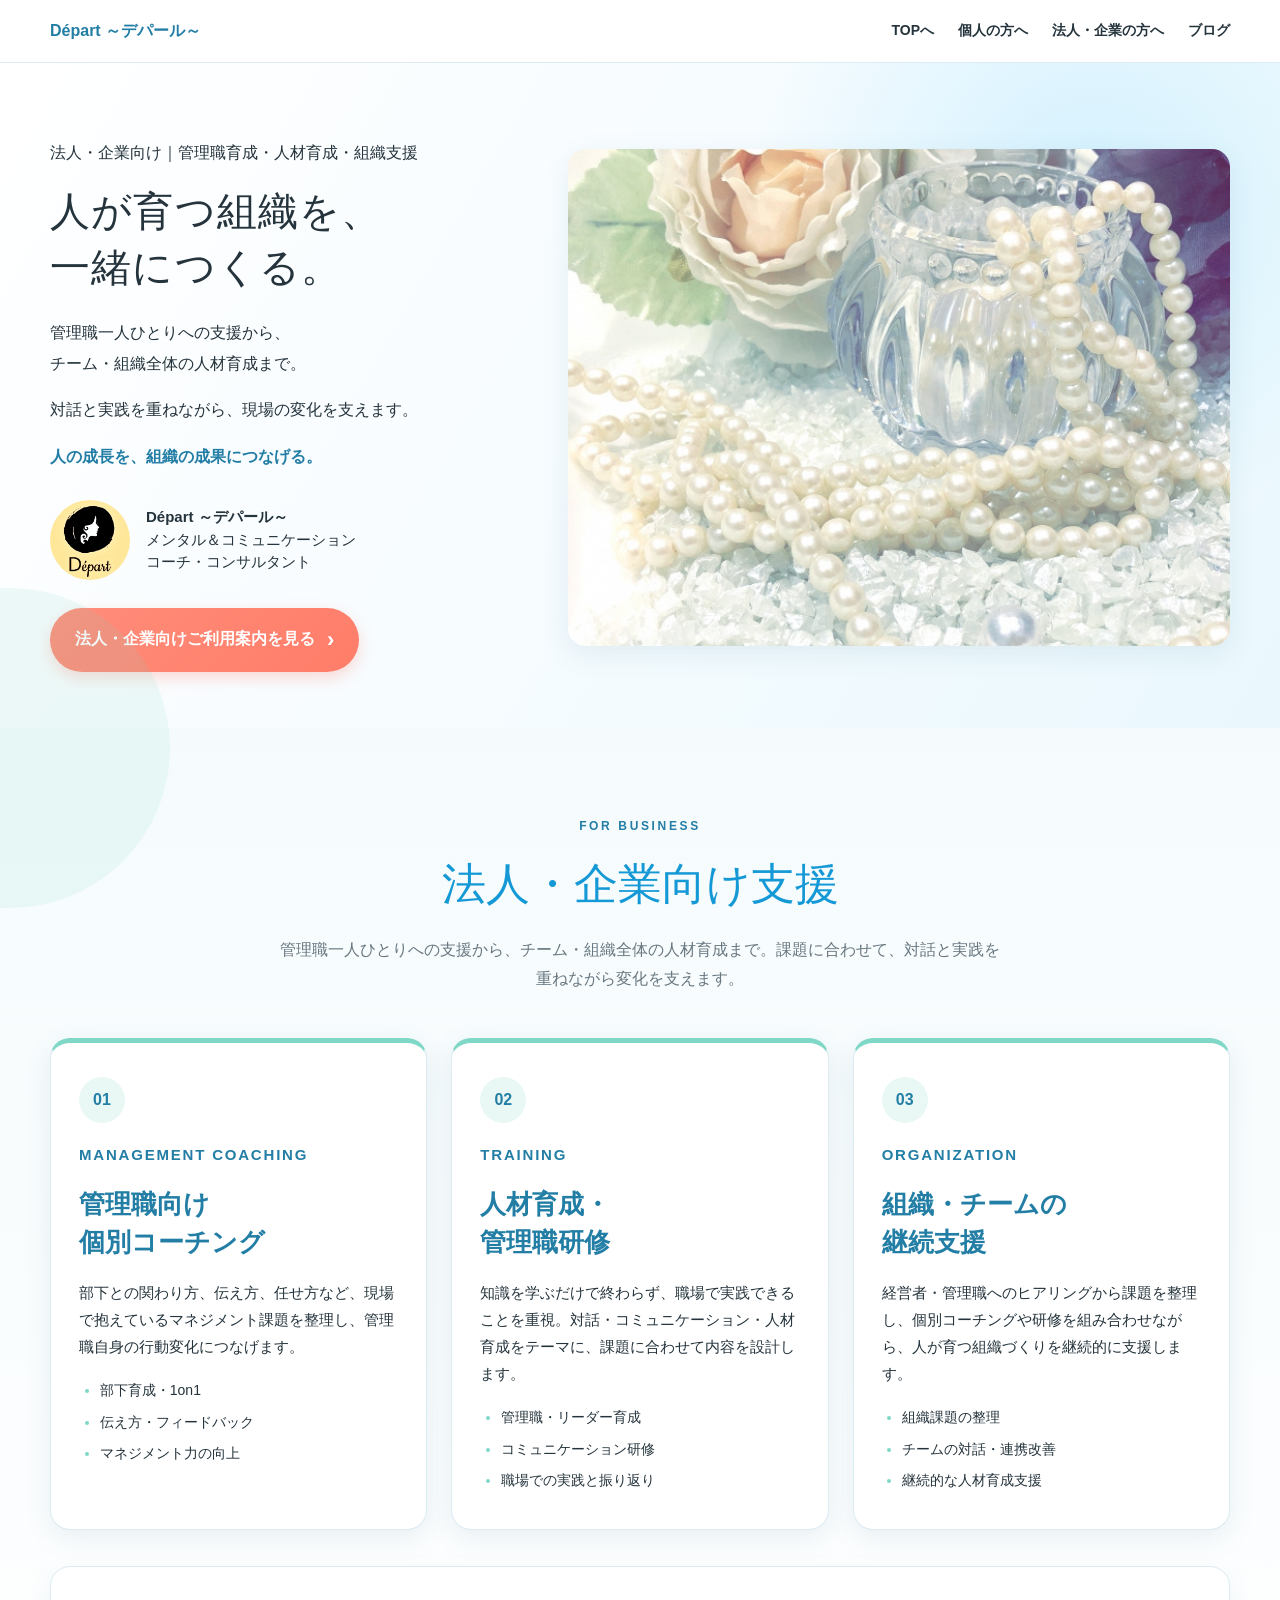
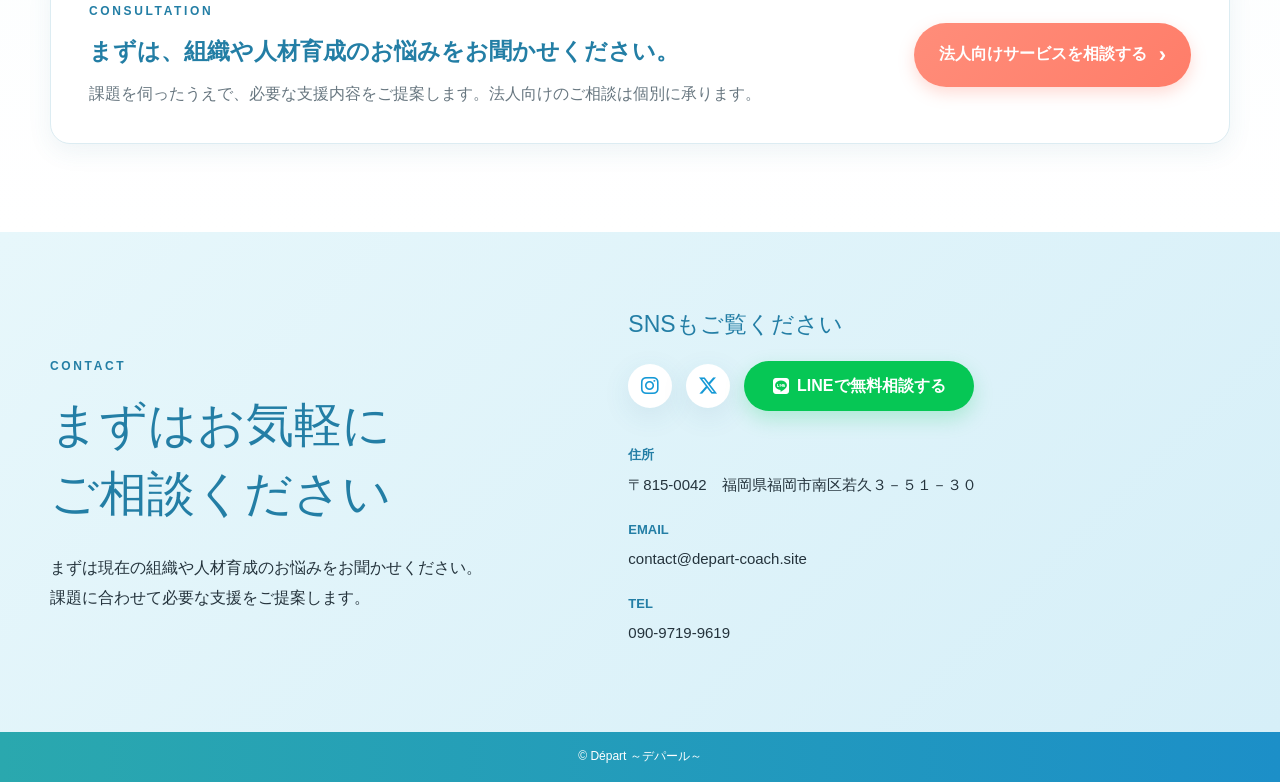
<file: business.html>
<!DOCTYPE html>

<html lang="ja">
<head>
<meta charset="utf-8"/>
<meta content="width=device-width, initial-scale=1" name="viewport"/>
<meta content="Départ（デパール）の法人・企業向け支援。管理職向け個別コーチング、人材育成・管理職研修、組織・チームの継続支援を提供します。" name="description"/>
<link href="https://cdnjs.cloudflare.com/ajax/libs/font-awesome/6.5.2/css/all.min.css" rel="stylesheet"/>
<!-- Google Search Console -->
<meta content="s4htrqj894TpsJbSk1auYl0SVP4myWhHnz7jZY2PolI" name="google-site-verification"/>
<title>法人・企業向けご利用案内｜Départ ～デパール～</title>
<!-- 正規URL -->
<link href="https://depart-coach.site/" rel="canonical"/>
<!-- OGP -->
<meta content="website" property="og:type"/>
<meta content="福岡を拠点に全国対応のコーチング・キャリア相談｜Départ（デパール）" property="og:title"/>
<meta content="福岡を拠点に全国対応でコーチング・キャリア相談を行うDépart（デパール）。自分らしい働き方や生き方を見つけ、強みや価値観を整理しながら、仕事・人間関係・キャリアの悩みをサポートします。" property="og:description"/>
<meta content="https://depart-coach.site/" property="og:url"/>
<meta content="Départ（デパール）" property="og:site_name"/>
<!--CSS-->
<link href="styles.css" rel="stylesheet"/>
<!-- Départ ビジネス情報 -->
<script type="application/ld+json">
      {
        "@context": "https://schema.org",
        "@type": "LocalBusiness",
        "name": "Départ（デパール）",
        "description": "福岡を拠点に全国対応で、自分らしい働き方や生き方を見つけるためのコーチング・キャリア相談を提供しています。",
        "url": "https://depart-coach.site/",
        "telephone": "+81-90-9719-9619",
        "address": {
          "@type": "PostalAddress",
          "postalCode": "815-0042",
          "addressRegion": "福岡県",
          "addressLocality": "福岡市南区",
          "streetAddress": "若久3-51-30",
          "addressCountry": "JP"
        },
        "areaServed": {
          "@type": "Country",
          "name": "日本"
        }
      }
    </script>
</head>
<body>
<nav aria-label="メインナビゲーション" class="site-main-nav"><div class="container"><a class="site-main-brand" href="index.html">Départ ～デパール～</a><div><a href="index.html">TOPへ</a><a href="personal.html">個人の方へ</a><a href="business.html">法人・企業の方へ</a><a href="blog/">ブログ</a></div></div></nav>
<header class="hero" id="top">
<div class="container hero-grid">
<div class="hero-copy">
<div class="hero-message">
<p class="hero-service">
              法人・企業向け｜管理職育成・人材育成・組織支援
            </p>
<h1>人が育つ組織を、<br/><span class="nowrap">一緒につくる。</span></h1>
<p class="hero-lead">管理職一人ひとりへの支援から、<br/>チーム・組織全体の人材育成まで。</p>
<p class="hero-text">対話と実践を重ねながら、現場の変化を支えます。</p>
<p class="hero-result">人の成長を、組織の成果につなげる。</p>
</div>
<div class="brand-row">
<img alt="Départ ロゴ" class="brand-logo" src="assets/depart.png"/>
<p>
<strong>Départ ～デパール～</strong><br/>メンタル＆コミュニケーション<br/>コーチ・コンサルタント
            </p>
</div>
<a class="btn" href="#business-support">法人・企業向けご利用案内を見る</a>
</div>
<img alt="パールと花のイメージ" class="hero-image" src="assets/hero.jpg"/>
</div>
</header>
<main>
<section class="business-support-section" id="business-support">
<div class="container">
<div class="section-heading business-support-heading">
<p class="section-label">FOR BUSINESS</p>
<h2>法人・企業向け支援</h2>
<p>
              管理職一人ひとりへの支援から、チーム・組織全体の人材育成まで。課題に合わせて、対話と実践を重ねながら変化を支えます。
            </p>
</div>
<div class="business-support-grid">
<article class="business-support-card">
<span class="business-support-number">01</span>
<p class="business-support-kicker">MANAGEMENT COACHING</p>
<h3>管理職向け<br/>個別コーチング</h3>
<p>
                部下との関わり方、伝え方、任せ方など、現場で抱えているマネジメント課題を整理し、管理職自身の行動変化につなげます。
              </p>
<ul>
<li>部下育成・1on1</li>
<li>伝え方・フィードバック</li>
<li>マネジメント力の向上</li>
</ul>
</article>
<article class="business-support-card">
<span class="business-support-number">02</span>
<p class="business-support-kicker">TRAINING</p>
<h3>人材育成・<br/>管理職研修</h3>
<p>
                知識を学ぶだけで終わらず、職場で実践できることを重視。対話・コミュニケーション・人材育成をテーマに、課題に合わせて内容を設計します。
              </p>
<ul>
<li>管理職・リーダー育成</li>
<li>コミュニケーション研修</li>
<li>職場での実践と振り返り</li>
</ul>
</article>
<article class="business-support-card">
<span class="business-support-number">03</span>
<p class="business-support-kicker">ORGANIZATION</p>
<h3>組織・チームの<br/>継続支援</h3>
<p>
                経営者・管理職へのヒアリングから課題を整理し、個別コーチングや研修を組み合わせながら、人が育つ組織づくりを継続的に支援します。
              </p>
<ul>
<li>組織課題の整理</li>
<li>チームの対話・連携改善</li>
<li>継続的な人材育成支援</li>
</ul>
</article>
</div>
<div class="business-support-cta">
<div>
<p class="section-label">CONSULTATION</p>
<h3>まずは、組織や人材育成のお悩みをお聞かせください。</h3>
<p>
                課題を伺ったうえで、必要な支援内容をご提案します。法人向けのご相談は個別に承ります。
              </p>
</div>
<a class="btn" href="mailto:contact@depart-coach.site?subject=法人向けサービスの相談">法人向けサービスを相談する</a>
</div>
</div>
</section>



<section class="contact coral-section" id="contact">
<div class="container contact-grid">
<div class="contact-copy">
<p class="section-label">CONTACT</p>
<h2>まずはお気軽に<br/>ご相談ください</h2>
<p class="contact-lead">
              まずは現在の組織や人材育成のお悩みをお聞かせください。<br/>課題に合わせて必要な支援をご提案します。
            </p>
</div>
<div class="contact-info">
<div>
<h3>SNSもご覧ください</h3>
<nav aria-label="SNSリンク" class="socials">
<a aria-label="Instagram" href="https://www.instagram.com/junko_nakagawa.coach/" rel="noopener noreferrer" target="_blank">
<i class="fa-brands fa-instagram"></i>
</a>
<a aria-label="X" href="https://x.com/@depart126" rel="noopener noreferrer" target="_blank">
<i class="fa-brands fa-x-twitter"></i>
</a>
<a aria-label="LINEで相談する" class="line-button" href="https://lin.ee/tN21WUZ" rel="noopener noreferrer" target="_blank">
<i class="fa-brands fa-line"></i>
                  LINEで無料相談する
                </a>
</nav>
</div>
<dl>
<div>
<dt>住所</dt>
<dd>〒815-0042　福岡県福岡市南区若久３－５１－３０</dd>
</div>
<div>
<dt>EMAIL</dt>
<dd>
<a href="mailto:contact@depart-coach.site">contact@depart-coach.site</a>
</dd>
</div>
<div>
<dt>TEL</dt>
<dd><a href="tel:090-9719-9619">090-9719-9619</a></dd>
</div>
</dl>
</div>
</div>
</section>
</main>
<footer class="footer">
<div class="container">© Départ ～デパール～</div>
</footer>
<script>
      // ブラウザによるスクロール位置の復元を無効化
      if ("scrollRestoration" in history) {
        history.scrollRestoration = "manual";
      }

      function resetScrollPosition() {
        // #contact などが付いていない通常アクセスなら最上部へ
        if (!window.location.hash) {
          window.scrollTo(0, 0);
        }
      }

      // 通常読み込み
      window.addEventListener("load", resetScrollPosition);

      // Chromeのキャッシュ復元にも対応
      window.addEventListener("pageshow", function () {
        if (!window.location.hash) {
          setTimeout(function () {
            window.scrollTo(0, 0);
          }, 0);
        }
      });
    </script>
<script src="js/blog-latest.js"></script>
<!-- TOPへ戻るボタン -->
<button aria-label="ページの先頭へ戻る" class="back-to-top" id="backToTop">
<i class="fa-solid fa-arrow-up"></i>
<span>TOP</span>
</button>
<script>
      const backToTop = document.getElementById("backToTop");

      // 少しスクロールしたらボタンを表示
      window.addEventListener("scroll", function () {
        if (window.scrollY > 300) {
          backToTop.classList.add("show");
        } else {
          backToTop.classList.remove("show");
        }
      });

      // クリックでページ最上部へ
      backToTop.addEventListener("click", function () {
        window.scrollTo({
          top: 0,
          behavior: "smooth",
        });
      });
    </script>
</body>
</html>
</file>
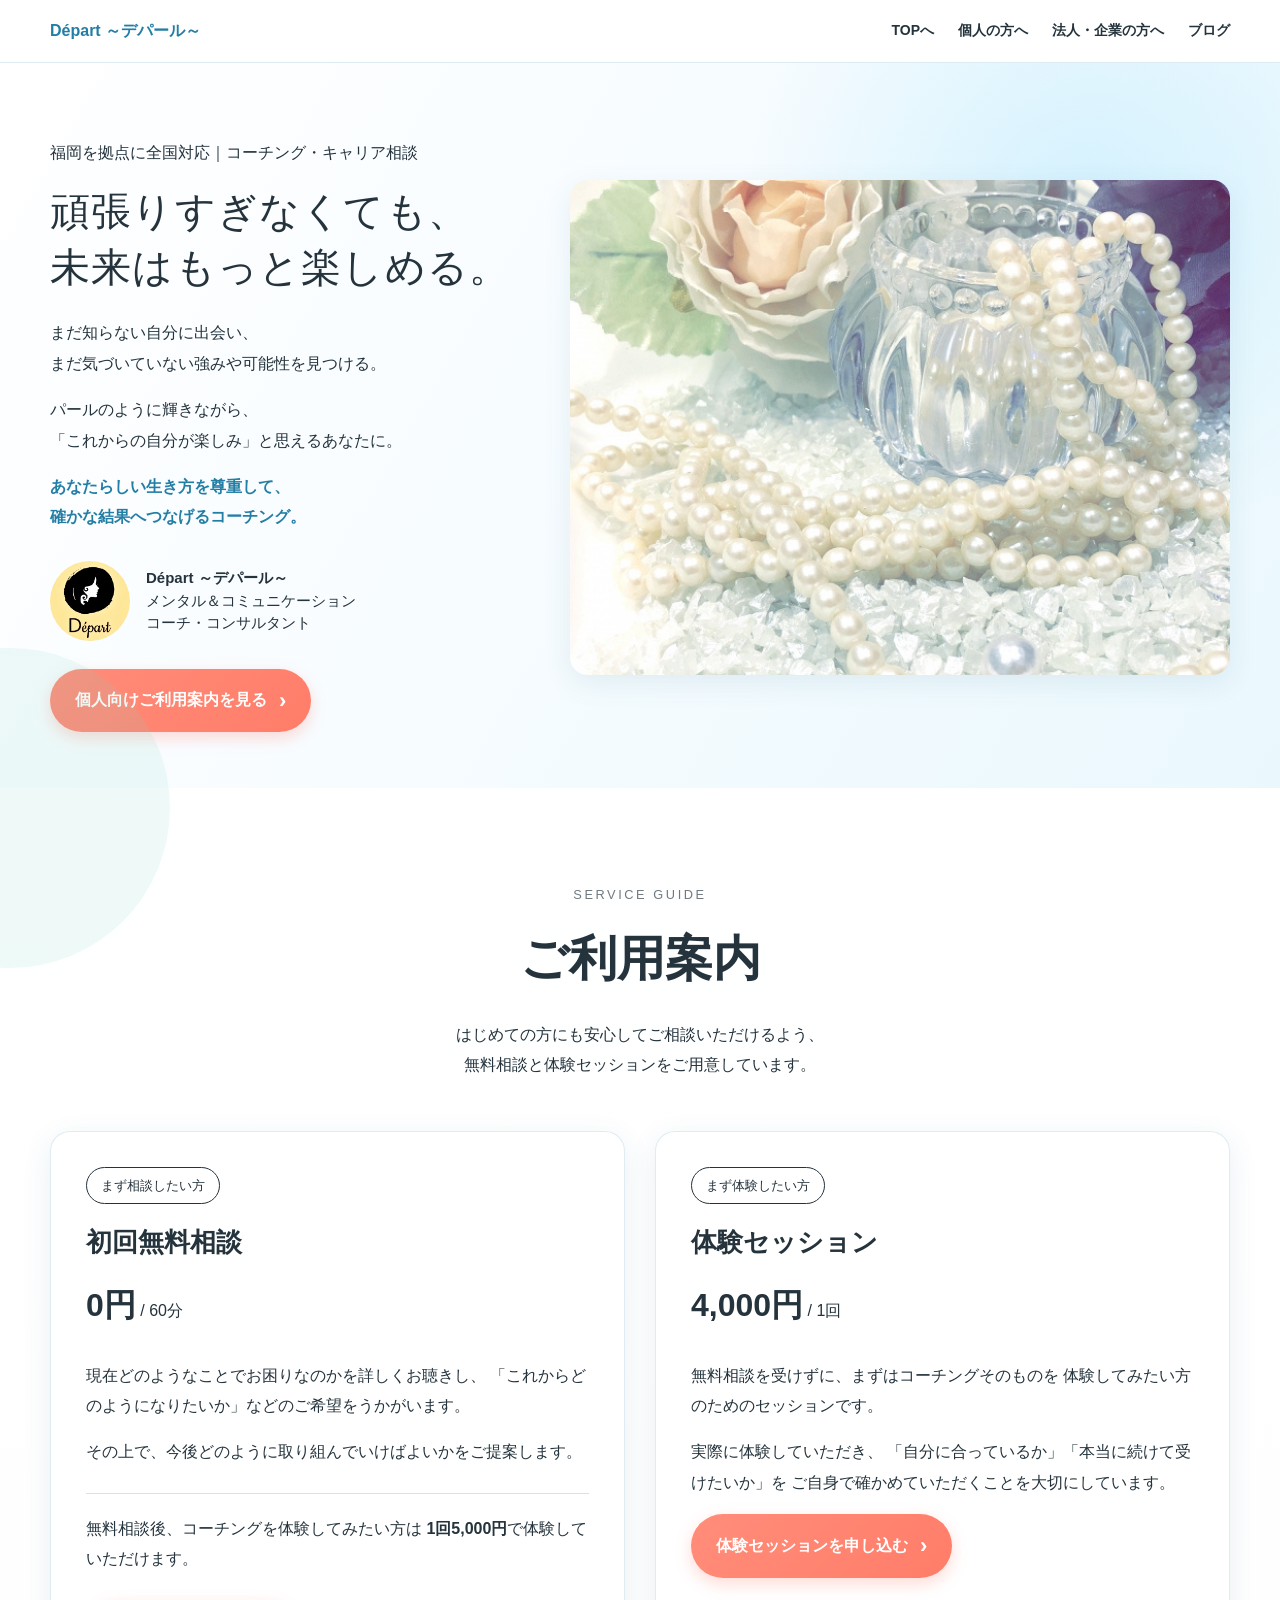
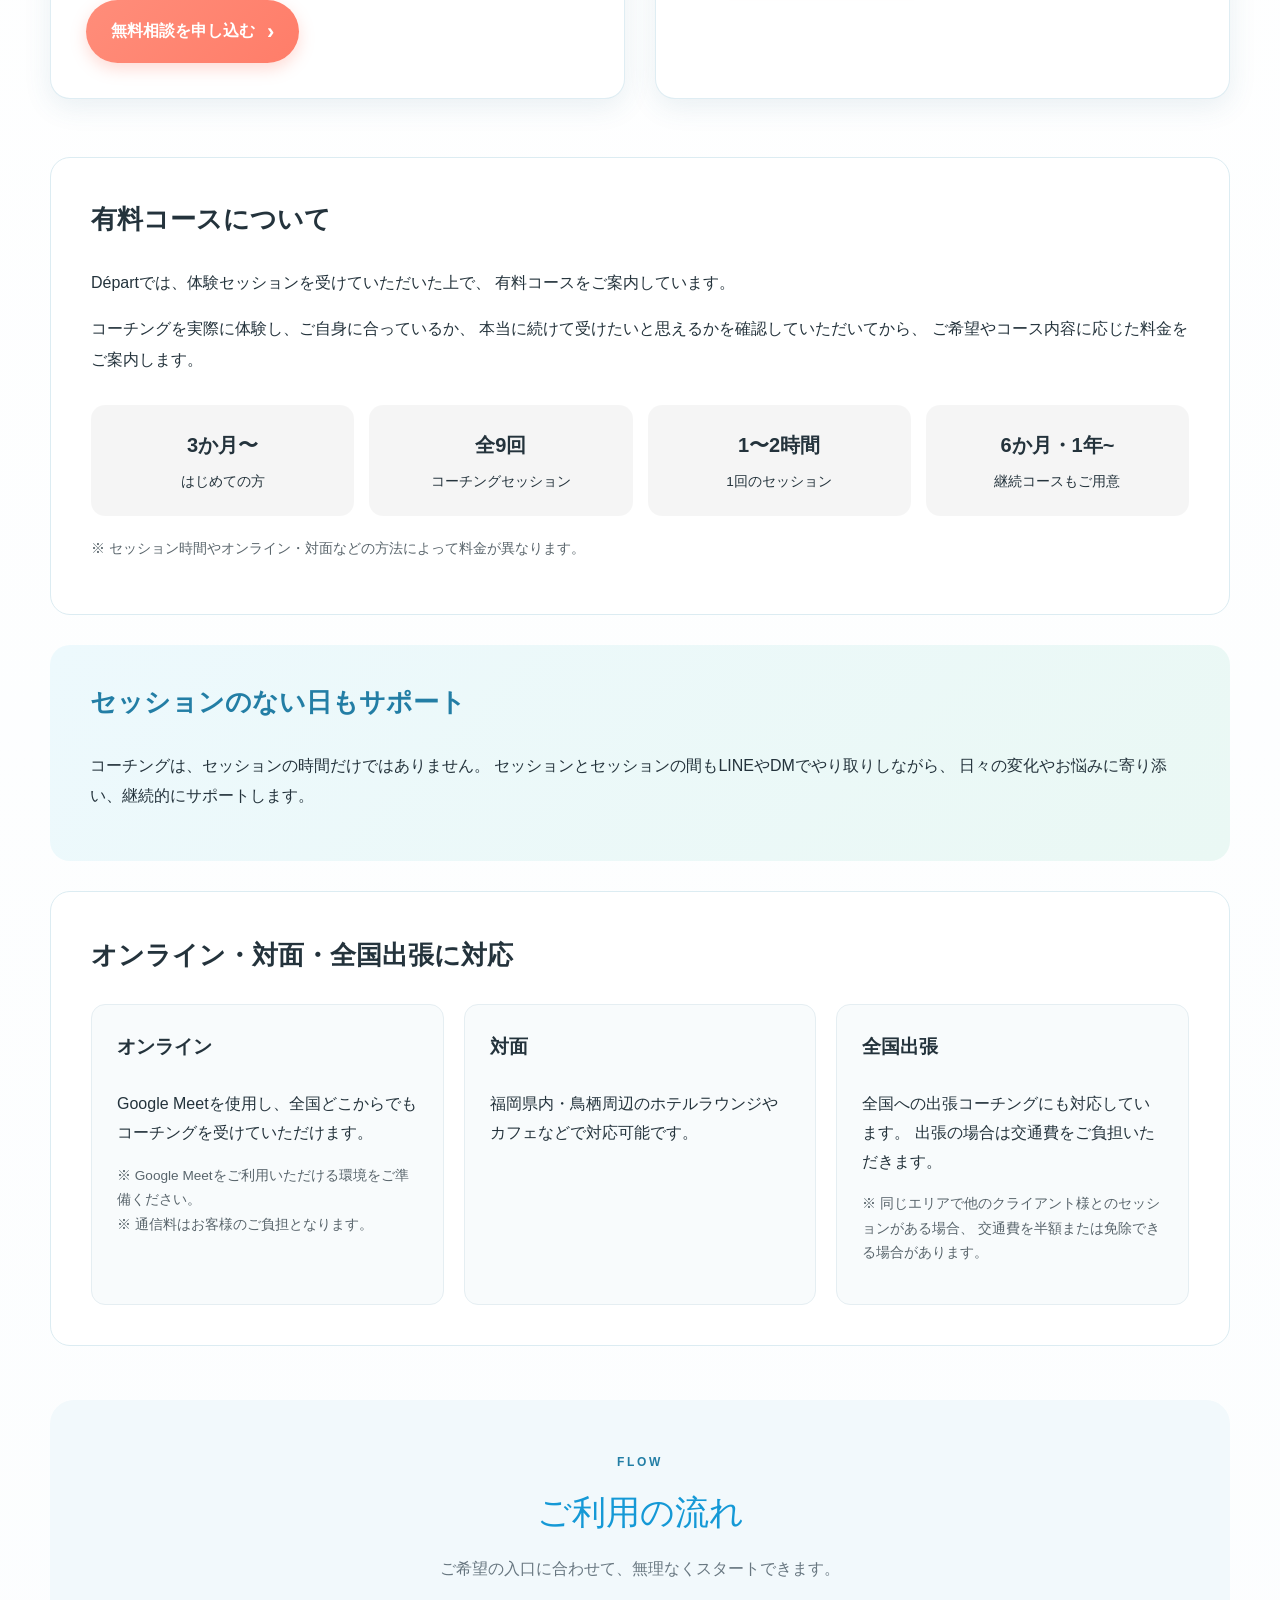
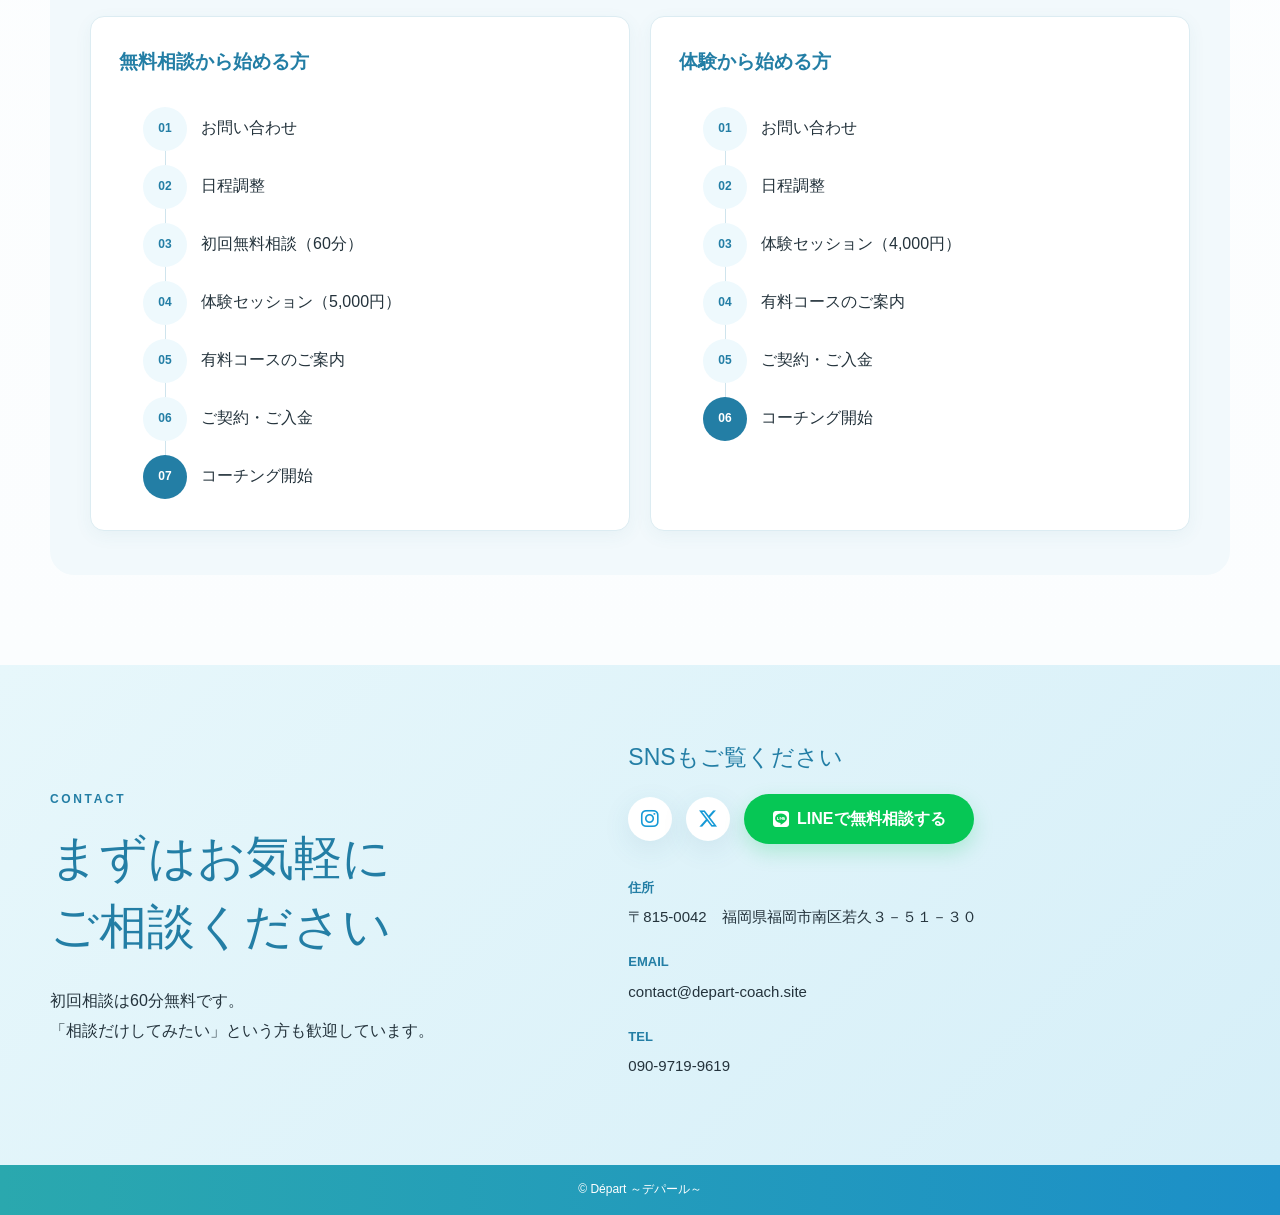
<file: personal.html>
<!DOCTYPE html>

<html lang="ja">
<head>
<meta charset="utf-8"/>
<meta content="width=device-width, initial-scale=1" name="viewport"/>
<meta content="福岡を拠点に全国対応でコーチング・キャリア相談を行うDépart（デパール）。自分らしい働き方や生き方を見つけ、強みや価値観を整理しながら、仕事・人間関係・キャリアの悩みをサポートします。" name="description"/>
<link href="https://cdnjs.cloudflare.com/ajax/libs/font-awesome/6.5.2/css/all.min.css" rel="stylesheet"/>
<!-- Google Search Console -->
<meta content="s4htrqj894TpsJbSk1auYl0SVP4myWhHnz7jZY2PolI" name="google-site-verification"/>
<title>個人向けご利用案内｜Départ ～デパール～</title>
<!-- 正規URL -->
<link href="https://depart-coach.site/" rel="canonical"/>
<!-- OGP -->
<meta content="website" property="og:type"/>
<meta content="福岡を拠点に全国対応のコーチング・キャリア相談｜Départ（デパール）" property="og:title"/>
<meta content="福岡を拠点に全国対応でコーチング・キャリア相談を行うDépart（デパール）。自分らしい働き方や生き方を見つけ、強みや価値観を整理しながら、仕事・人間関係・キャリアの悩みをサポートします。" property="og:description"/>
<meta content="https://depart-coach.site/" property="og:url"/>
<meta content="Départ（デパール）" property="og:site_name"/>
<!--CSS-->
<link href="styles.css" rel="stylesheet"/>
<!-- Départ ビジネス情報 -->
<script type="application/ld+json">
      {
        "@context": "https://schema.org",
        "@type": "LocalBusiness",
        "name": "Départ（デパール）",
        "description": "福岡を拠点に全国対応で、自分らしい働き方や生き方を見つけるためのコーチング・キャリア相談を提供しています。",
        "url": "https://depart-coach.site/",
        "telephone": "+81-90-9719-9619",
        "address": {
          "@type": "PostalAddress",
          "postalCode": "815-0042",
          "addressRegion": "福岡県",
          "addressLocality": "福岡市南区",
          "streetAddress": "若久3-51-30",
          "addressCountry": "JP"
        },
        "areaServed": {
          "@type": "Country",
          "name": "日本"
        }
      }
    </script>
</head>
<body>
<nav aria-label="メインナビゲーション" class="site-main-nav"><div class="container"><a class="site-main-brand" href="index.html">Départ ～デパール～</a><div><a href="index.html">TOPへ</a><a href="personal.html">個人の方へ</a><a href="business.html">法人・企業の方へ</a><a href="blog/">ブログ</a></div></div></nav>
<header class="hero" id="top">
<div class="container hero-grid">
<div class="hero-copy">
<div class="hero-message">
<p class="hero-service">
              福岡を拠点に全国対応｜コーチング・キャリア相談
            </p>
<h1>
              頑張りすぎなくても、<br/>
<span class="nowrap">未来はもっと楽しめる。</span>
</h1>
<p class="hero-lead">
              まだ知らない自分に出会い、<br/>
              まだ気づいていない強みや可能性を見つける。
            </p>
<p class="hero-text">
              パールのように輝きながら、<br/>
              「これからの自分が楽しみ」と思えるあなたに。
            </p>
<p class="hero-result">
              あなたらしい生き方を尊重して、<br/>
              確かな結果へつなげるコーチング。
            </p>
</div>
<div class="brand-row">
<img alt="Départ ロゴ" class="brand-logo" src="assets/depart.png"/>
<p>
<strong>Départ ～デパール～</strong><br/>メンタル＆コミュニケーション<br/>コーチ・コンサルタント
            </p>
</div>
<a class="btn" href="#guide">個人向けご利用案内を見る</a>
</div>
<img alt="パールと花のイメージ" class="hero-image" src="assets/hero.jpg"/>
</div>
</header>
<main>


<section class="guide section-light" id="guide">
<div class="container">
<div class="guide-heading">
<p class="guide-label">SERVICE GUIDE</p>
<h2>ご利用案内</h2>
<p>
              はじめての方にも安心してご相談いただけるよう、<br/>
              無料相談と体験セッションをご用意しています。
            </p>
</div>
<!-- 入口 -->
<div class="guide-cards">
<article class="guide-card">
<span class="guide-badge">まず相談したい方</span>
<h3>初回無料相談</h3>
<p class="guide-price"><strong>0円</strong> / 60分</p>
<p>
                現在どのようなことでお困りなのかを詳しくお聴きし、
                「これからどのようになりたいか」などのご希望をうかがいます。
              </p>
<p>
                その上で、今後どのように取り組んでいけばよいかをご提案します。
              </p>
<p class="guide-note">
                無料相談後、コーチングを体験してみたい方は
                <strong>1回5,000円</strong>で体験していただけます。
              </p>
<a class="btn" href="#contact">無料相談を申し込む</a>
</article>
<article class="guide-card">
<span class="guide-badge">まず体験したい方</span>
<h3>体験セッション</h3>
<p class="guide-price"><strong>4,000円</strong> / 1回</p>
<p>
                無料相談を受けずに、まずはコーチングそのものを
                体験してみたい方のためのセッションです。
              </p>
<p>
                実際に体験していただき、
                「自分に合っているか」「本当に続けて受けたいか」を
                ご自身で確かめていただくことを大切にしています。
              </p>
<a class="btn" href="#contact">体験セッションを申し込む</a>
</article>
</div>
<!-- 有料コース -->
<div class="course-box">
<h3>有料コースについて</h3>
<p>
              Départでは、体験セッションを受けていただいた上で、
              有料コースをご案内しています。
            </p>
<p>
              コーチングを実際に体験し、ご自身に合っているか、
              本当に続けて受けたいと思えるかを確認していただいてから、
              ご希望やコース内容に応じた料金をご案内します。
            </p>
<div class="course-points">
<div>
<strong>3か月〜</strong>
<span>はじめての方</span>
</div>
<div>
<strong>全9回</strong>
<span>コーチングセッション</span>
</div>
<div>
<strong>1〜2時間</strong>
<span>1回のセッション</span>
</div>
<div>
<strong>6か月・1年~</strong>
<span>継続コースもご用意</span>
</div>
</div>
<p class="course-small">
              ※
              セッション時間やオンライン・対面などの方法によって料金が異なります。
            </p>
</div>
<!-- サポート -->
<div class="support-box">
<h3>セッションのない日もサポート</h3>
<p>
              コーチングは、セッションの時間だけではありません。
              セッションとセッションの間もLINEやDMでやり取りしながら、
              日々の変化やお悩みに寄り添い、継続的にサポートします。
            </p>
</div>
<!-- オンライン・対面 -->
<div class="session-method">
<h3>オンライン・対面・全国出張に対応</h3>
<div class="method-grid">
<div class="method-card">
<h4>オンライン</h4>
<p>
                  Google Meetを使用し、全国どこからでも
                  コーチングを受けていただけます。
                </p>
<p class="method-note">
                  ※ Google Meetをご利用いただける環境をご準備ください。<br/>
                  ※ 通信料はお客様のご負担となります。
                </p>
</div>
<div class="method-card">
<h4>対面</h4>
<p>
                  福岡県内・鳥栖周辺のホテルラウンジや
                  カフェなどで対応可能です。
                </p>
</div>
<div class="method-card">
<h4>全国出張</h4>
<p>
                  全国への出張コーチングにも対応しています。
                  出張の場合は交通費をご負担いただきます。
                </p>
<p class="method-note">
                  ※ 同じエリアで他のクライアント様とのセッションがある場合、
                  交通費を半額または免除できる場合があります。
                </p>
</div>
</div>
</div>
<!-- ご利用の流れ -->
<div class="flow">
<div class="subsection-heading">
<p class="section-label">FLOW</p>
<h3>ご利用の流れ</h3>
<p>ご希望の入口に合わせて、無理なくスタートできます。</p>
</div>
<div class="flow-grid">
<div class="flow-course">
<h4>無料相談から始める方</h4>
<ol class="step-list">
<li>
<span class="step-number">01</span><span>お問い合わせ</span>
</li>
<li>
<span class="step-number">02</span><span>日程調整</span>
</li>
<li>
<span class="step-number">03</span><span>初回無料相談（60分）</span>
</li>
<li>
<span class="step-number">04</span><span>体験セッション（5,000円）</span>
</li>
<li>
<span class="step-number">05</span><span>有料コースのご案内</span>
</li>
<li>
<span class="step-number">06</span><span>ご契約・ご入金</span>
</li>
<li>
<span class="step-number">07</span><span>コーチング開始</span>
</li>
</ol>
</div>
<div class="flow-course">
<h4>体験から始める方</h4>
<ol class="step-list">
<li>
<span class="step-number">01</span><span>お問い合わせ</span>
</li>
<li>
<span class="step-number">02</span><span>日程調整</span>
</li>
<li>
<span class="step-number">03</span><span>体験セッション（4,000円）</span>
</li>
<li>
<span class="step-number">04</span><span>有料コースのご案内</span>
</li>
<li>
<span class="step-number">05</span><span>ご契約・ご入金</span>
</li>
<li>
<span class="step-number">06</span><span>コーチング開始</span>
</li>
</ol>
</div>
</div>
</div>
</div>
</section>


<section class="contact coral-section" id="contact">
<div class="container contact-grid">
<div class="contact-copy">
<p class="section-label">CONTACT</p>
<h2>まずはお気軽に<br/>ご相談ください</h2>
<p class="contact-lead">
              初回相談は60分無料です。<br/>「相談だけしてみたい」という方も歓迎しています。
            </p>
</div>
<div class="contact-info">
<div>
<h3>SNSもご覧ください</h3>
<nav aria-label="SNSリンク" class="socials">
<a aria-label="Instagram" href="https://www.instagram.com/junko_nakagawa.coach/" rel="noopener noreferrer" target="_blank">
<i class="fa-brands fa-instagram"></i>
</a>
<a aria-label="X" href="https://x.com/@depart126" rel="noopener noreferrer" target="_blank">
<i class="fa-brands fa-x-twitter"></i>
</a>
<a aria-label="LINEで相談する" class="line-button" href="https://lin.ee/tN21WUZ" rel="noopener noreferrer" target="_blank">
<i class="fa-brands fa-line"></i>
                  LINEで無料相談する
                </a>
</nav>
</div>
<dl>
<div>
<dt>住所</dt>
<dd>〒815-0042　福岡県福岡市南区若久３－５１－３０</dd>
</div>
<div>
<dt>EMAIL</dt>
<dd>
<a href="mailto:contact@depart-coach.site">contact@depart-coach.site</a>
</dd>
</div>
<div>
<dt>TEL</dt>
<dd><a href="tel:090-9719-9619">090-9719-9619</a></dd>
</div>
</dl>
</div>
</div>
</section>
</main>
<footer class="footer">
<div class="container">© Départ ～デパール～</div>
</footer>
<script>
      // ブラウザによるスクロール位置の復元を無効化
      if ("scrollRestoration" in history) {
        history.scrollRestoration = "manual";
      }

      function resetScrollPosition() {
        // #contact などが付いていない通常アクセスなら最上部へ
        if (!window.location.hash) {
          window.scrollTo(0, 0);
        }
      }

      // 通常読み込み
      window.addEventListener("load", resetScrollPosition);

      // Chromeのキャッシュ復元にも対応
      window.addEventListener("pageshow", function () {
        if (!window.location.hash) {
          setTimeout(function () {
            window.scrollTo(0, 0);
          }, 0);
        }
      });
    </script>
<script src="js/blog-latest.js"></script>
<!-- TOPへ戻るボタン -->
<button aria-label="ページの先頭へ戻る" class="back-to-top" id="backToTop">
<i class="fa-solid fa-arrow-up"></i>
<span>TOP</span>
</button>
<script>
      const backToTop = document.getElementById("backToTop");

      // 少しスクロールしたらボタンを表示
      window.addEventListener("scroll", function () {
        if (window.scrollY > 300) {
          backToTop.classList.add("show");
        } else {
          backToTop.classList.remove("show");
        }
      });

      // クリックでページ最上部へ
      backToTop.addEventListener("click", function () {
        window.scrollTo({
          top: 0,
          behavior: "smooth",
        });
      });
    </script>
</body>
</html>
</file>
<file: styles.css>
:root {
  --blue: #1599d6;
  --blue-dark: #237ea5;
  --blue-soft: #eef9fd;
  --mint: #7fd7c5;
  --mint-soft: #e9f8f4;
  --coral: #ff7d69;
  --yellow: #f6c66b;
  --ink: #24333c;
  --muted: #687780;
  --white: #ffffff;
  --border: #dcecf2;
  --shadow: 0 8px 28px rgba(45, 112, 140, 0.10);
  --max: 1180px;
}

* {
  box-sizing: border-box;
}

html {
  scroll-behavior: smooth;
}

body {
  margin: 0;
  font-family:
    "Yu Gothic",
    "Hiragino Kaku Gothic ProN",
    "Noto Sans JP",
    Arial,
    sans-serif;
  color: var(--ink);
  background: #fff;
  line-height: 1.8;
}

img {
  display: block;
  max-width: 100%;
}

a {
  color: inherit;
}

.container {
  width: min(var(--max), calc(100% - 64px));
  margin: auto;
}

/* =========================
   ファーストビュー
========================= */

.hero {
  position: relative;
  overflow: visible;
  background:
    radial-gradient(circle at 85% 20%, rgba(182, 232, 255, 0.5), transparent 28%),
    linear-gradient(120deg, #ffffff 0%, #f7fcff 45%, #eaf8fd 100%);
  color: var(--ink);
  padding: 60px 0 56px;
}

.hero::before {
  content: "";
  position: absolute;
  width: 320px;
  height: 320px;
  border-radius: 50%;
  background: rgba(127, 215, 197, 0.12);
  left: -150px;
  bottom: -180px;
}

.hero-grid {
  display: grid;
  grid-template-columns: 0.9fr 1.3fr;
  gap: 60px;
  align-items: center;
}

.hero h1 {
  font-family: "Yu Mincho", "Hiragino Mincho ProN", serif;
  font-size: clamp(30px, 3.1vw, 48px);
  font-weight: 500;
  line-height: 1.42;
  letter-spacing: 0.03em;
  margin: 0 0 30px;
}

.hero h1::first-line {
  color: var(--ink);
}

.hero-message {
  margin-bottom: 28px;
}

.hero-message h1 {
  margin-bottom: 22px;
}

.hero-lead,
.hero-text,
.hero-result {
  margin: 0 0 16px;
  font-size: 16px;
  line-height: 1.9;
  color: var(--ink);
  font-weight: 400;
}

/* 最後のメッセージだけ青色で強調 */
.hero-result {
  color: var(--blue-dark);
  font-weight: 700
}

.brand-row {
  display: flex;
  gap: 16px;
  align-items: center;
  margin-bottom: 28px;
}

.brand-logo {
  width: 80px;
  height: 80px;
  object-fit: cover;
  border-radius: 50%;
}

.brand-row p {
  margin: 0;
  font-size: 15px;
  line-height: 1.5;
}

.hero-image {
  display: block;
  width: 100%;
  aspect-ratio: 4 / 3;
  object-fit: cover;
  object-position: center;
  border-radius: 18px;
  box-shadow: var(--shadow);
}

.btn {
  display: inline-flex;
  align-items: center;
  justify-content: center;
  min-width: 150px;
  padding: 12px 25px;
  color: #fff;
  background: linear-gradient(135deg, #ff8d7a, var(--coral));
  border-radius: 999px;
  text-decoration: none;
  font-weight: 700;
  box-shadow: 0 6px 16px rgba(255, 125, 105, 0.28);
  transition: 0.2s ease;
}

.btn::after {
  content: "›";
  margin-left: 12px;
  font-size: 22px;
}

.btn:hover {
  transform: translateY(-2px);
  box-shadow: 0 9px 20px rgba(255, 125, 105, 0.32);
}

.hero h1 .nowrap {
  white-space: nowrap;
}

/* =========================
   メッセージ
========================= */

.coral-section {
  background:
    linear-gradient(135deg, #eefaff 0%, #ffffff 50%, #f4fcfa 100%);
  color: var(--ink);
}

.message {
  position: relative;
  overflow: hidden;
  padding: 82px 0;
}

.message::before,
.message::after {
  content: "";
  position: absolute;
  width: 180px;
  height: 180px;
  border-radius: 50%;
  background: rgba(127, 215, 197, 0.12);
}

.message::before {
  left: -100px;
  bottom: -70px;
}

.message::after {
  right: -90px;
  top: 30px;
}

.two-col {
  display: grid;
  grid-template-columns: 0.9fr 1.1fr;
  gap: 90px;
  align-items: center;
}

.message h2 {
  font-family: "Yu Mincho", serif;
  color: var(--blue);
  font-size: clamp(36px, 4.5vw, 57px);
  line-height: 1.4;
  font-weight: 500;
  margin: 0;
}

.message-nowrap {
  white-space: nowrap;
  font-size: 0.75em;
}

.white-copy {
  color: var(--ink);
  font-size: 16px;
}

.copy p {
  margin: 0 0 1.4em;
}

/* =========================
   自己紹介
========================= */

.section-light {
  background: #fff;
}

.profile {
  padding: 76px 0;
}

.profile-grid {
  display: grid;
  grid-template-columns: 1fr 1fr;
  gap: 56px;
  align-items: center;
}

.profile-image {
  width: 100%;
  height: 520px;
  object-fit: cover;
  border-radius: 28px;
  box-shadow: var(--shadow);
}

.profile-copy {
  padding: 20px;
}

.profile-copy h2,
.voices h2 {
  color: var(--blue);
  font-family: "Yu Mincho", serif;
  font-size: 42px;
  font-weight: 500;
  margin: 0 0 24px;
}

.profile-copy p {
  margin: 0 0 22px;
  font-size: 16px;
}

/* =========================
   実績
========================= */

.achievements {
  padding: 76px 0;
  background: #f8fcfe;
}

.achievements h2 {
  margin: 0 0 16px;
  text-align: center;
  color: var(--blue);
  font-family: "Yu Mincho", serif;
  font-size: 42px;
  font-weight: 500;
}

.achievements-lead {
  margin: 0 auto 40px;
  text-align: center;
  font-size: 16px;
  color: var(--muted);
}

.achievements-grid {
  display: grid;
  grid-template-columns: repeat(3, 1fr);
  gap: 24px;
}

.achievement-card {
  padding: 32px 26px;
  background: #fff;
  border: 1px solid var(--border);
  border-radius: 20px;
  box-shadow: var(--shadow);
  text-align: center;
}

.achievement-number {
  display: block;
  margin-bottom: 12px;
  color: var(--blue);
  font-size: 24px;
  font-weight: 700;
}

.achievement-card h3 {
  margin: 0 0 12px;
  color: var(--blue-dark);
  font-size: 19px;
}

.achievement-card p {
  margin: 0;
  font-size: 14px;
  line-height: 1.8;
}

/* =========================
   サービス
========================= */

.navy-section {
  background: #fff;
  color: var(--ink);
}

.services {
  padding: 70px 0 78px;
}

.services::before {
  content: "業務内容";
  display: block;
  text-align: center;
  color: var(--blue);
  font-family: "Yu Mincho", serif;
  font-size: 38px;
  margin-bottom: 42px;
}

.services-grid {
  display: grid;
  grid-template-columns: repeat(3, 1fr);
  gap: 26px;
}

.service {
  position: relative;
  min-height: 0;
  padding: 34px 28px;
  background: #fff;
  border: 1px solid var(--border);
  border-radius: 20px;
  box-shadow: var(--shadow);
}

.text-service {
  border-top: 6px solid #9fd7ee;
}

.text-service h2 {
  color: var(--blue);
  font-size: 32px;
  line-height: 1.2;
  margin: 0 0 22px;
  font-weight: 500;
}

.text-service h3 {
  color: var(--blue-dark);
  font-size: 20px;
  margin: 20px 0 7px;
}

.text-service p {
  font-size: 14px;
  margin: 0 0 12px;
}

/* 画像カードを白カード風に */

.image-card {
  overflow: hidden;
  background: #fff;
  padding: 0;
}

.image-card img {
  width: 100%;
  height: 260px;
  object-fit: cover;
  opacity: 1;
}

.overlay {
  position: static;
  padding: 24px 26px 30px;
  display: block;
  text-shadow: none;
  background: #fff;
  color: var(--ink);
}

.overlay h3 {
  color: var(--blue-dark);
  font-size: 23px;
  margin: 0 0 12px;
}

.overlay p {
  font-size: 14px;
  margin: 0 0 14px;
}

.service-top-title {
  position: static;
  padding: 22px 25px 0;
  margin: 0;
  color: var(--blue-dark);
  font-size: 25px;
  font-weight: 600;
}

.business-card {
  border-top: 6px solid var(--mint);
}

.seminar-card {
  margin-top: 0;
  border-top: 6px solid var(--yellow);
}

/* =========================
   お客様の声
========================= */

.voices {
  padding: 70px 0;
  background: #f8fcfe;
}

.voices h2 {
  text-align: center;
  margin-bottom: 40px;
}

.voices-grid {
  display: grid;
  grid-template-columns: 0.85fr 1.15fr;
  gap: 46px;
  align-items: center;
}

.voices-grid > img {
  width: 100%;
  height: 390px;
  object-fit: cover;
  border-radius: 24px;
  box-shadow: var(--shadow);
}

.voice-list {
  display: grid;
  gap: 18px;
}

.voice-list blockquote {
  margin: 0;
  padding: 22px 24px;
  background: #fff;
  border-radius: 14px;
  border: 1px solid var(--border);
  box-shadow: 0 4px 14px rgba(60, 110, 130, 0.06);
  font-size: 15px;
  font-weight: 500;
}

.voice-list cite {
  display: block;
  margin-top: 10px;
  color: var(--blue-dark);
  font-style: normal;
  font-weight: 700;
}

/* =========================
   お問い合わせ
========================= */

.contact {
  padding: 58px 0;
  background:
    linear-gradient(135deg, #e7f7fb 0%, #d6eff8 100%);
}

.contact-grid {
  display: grid;
  grid-template-columns: 0.8fr 1.2fr;
  gap: 80px;
  align-items: center;
}

.contact h2 {
  color: var(--blue-dark);
  font-size: 38px;
  line-height: 1.45;
  font-weight: 500;
  margin: 0;
}

.contact-info {
  display: grid;
  gap: 32px;
}

.contact-info h3 {
  color: var(--blue-dark);
  font-size: 23px;
  font-weight: 500;
  margin: 0 0 16px;
}

.socials {
  display: flex;
  gap: 14px;
}

.socials a {
  display: flex;
  align-items: center;
  justify-content: center;
  width: 44px;
  height: 44px;
  border-radius: 50%;
  background: #ffffff;
  color: var(--blue);
  text-decoration: none;
  font-size: 20px;
  box-shadow: var(--shadow);
  transition:
    transform 0.2s ease,
    background 0.2s ease,
    color 0.2s ease;
}

.socials a:hover {
  transform: translateY(-3px);
  background: var(--blue);
  color: #ffffff;
}

dl {
  margin: 0;
}

dl > div {
  margin-bottom: 20px;
}

dt {
  color: var(--blue-dark);
  font-size: 13px;
  font-weight: 700;
  margin-bottom: 4px;
}

dd {
  margin: 0;
  font-size: 15px;
}

dd a {
  text-decoration: none;
}

/* =========================
   フッター
========================= */

.footer {
  background: linear-gradient(90deg, #2aa8ae, #1c8fc8);
  color: #fff;
  padding: 14px 0;
  font-size: 12px;
  text-align: center;
}

/* =========================
   スマホ
========================= */

@media (max-width: 800px) {

  .container {
    width: calc(100% - 32px);
  }

  .hero {
    padding: 35px 0 38px;
  }

  .hero-grid,
  .two-col,
  .profile-grid,
  .services-grid,
  .voices-grid,
  .contact-grid {
    grid-template-columns: 1fr;
  }

  .hero-grid {
    gap: 28px;
  }

  .hero h1 {
    font-size: 30px;
  }

  .hero-image {
    order: 2;
  }

  .brand-row {
    align-items: center;
  }

  .brand-logo {
    width: 65px;
    height: 65px;
  }

  .message {
    padding: 55px 0;
  }

  .two-col {
    gap: 32px;
  }

  .message h2 {
    font-size: 34px;
  }

  .white-copy {
    font-size: 15px;
  }

  .profile {
    padding: 50px 0;
  }

  .profile-grid {
    gap: 25px;
  }

  .profile-image {
    height: auto;
    aspect-ratio: 4 / 4.5;
  }

  .profile-copy {
    padding: 10px 0;
  }

  .profile-copy h2,
  .voices h2 {
    font-size: 34px;
  }

  .services {
    padding: 55px 0;
  }

  .services::before {
    font-size: 32px;
    margin-bottom: 30px;
  }

  .services-grid {
    gap: 18px;
  }

  .service {
    padding: 25px 21px;
  }

  .image-card {
    padding: 0;
  }

  .image-card img {
    height: 220px;
  }

  .voices {
    padding: 50px 0;
  }

  .voices-grid {
    gap: 26px;
  }

  .voices-grid > img {
    height: auto;
    aspect-ratio: 3 / 2;
  }

  .contact {
    padding: 48px 0;
  }

  .contact-grid {
    gap: 35px;
  }

  .contact h2 {
    font-size: 31px;
  }

  .achievements {
  padding: 55px 0;
}

.achievements h2 {
  font-size: 34px;
}

.achievements-grid {
  grid-template-columns: 1fr;
  gap: 18px;
}

}

@media (max-width: 420px) {

  .container {
    width: calc(100% - 24px);
  }

  .hero h1 {
    font-size: 27px;
  }

  .brand-row p {
    font-size: 13px;
  }

  .message h2 {
    font-size: 31px;
  }

  .service {
    border-radius: 14px;
  }
  .service ul {
  padding-left: 22px;
}

.service li {
  margin-bottom: 6px;
}

.service li::marker {
  color: #1599d6;
}
/* SNS */
.socials {
  display: flex;
  align-items: center;
  gap: 14px;
  flex-wrap: wrap;
}

}
/* LINEボタンだけ丸アイコン設定を上書き */
.socials a.line-button {
  width: auto;
  height: 44px;
  min-width: 190px;
  padding: 0 22px;
  border-radius: 999px;

  background: #06c755;
  color: #ffffff;

  font-size: 15px;
  font-weight: 700;
  line-height: 1;
  white-space: nowrap;

  display: inline-flex;
  align-items: center;
  justify-content: center;
  gap: 8px;
}

.socials a.line-button:hover {
  background: #05b84e;
  color: #ffffff;
  transform: translateY(-3px);
}
/* =========================
   ご利用案内
========================= */

.guide {
  padding: 90px 0;
}

.guide-heading {
  text-align: center;
  margin-bottom: 50px;
}

.guide-label {
  margin-bottom: 8px;
  font-size: 0.8rem;
  letter-spacing: 0.2em;
  opacity: 0.65;
}

.guide-heading h2 {
  margin: 0 0 18px;
  font-size: clamp(2rem, 4vw, 3rem);
}

.guide-heading p {
  line-height: 1.9;
}

.guide-cards {
  display: grid;
  grid-template-columns: repeat(2, minmax(0, 1fr));
  gap: 30px;
  margin-bottom: 50px;
}

.guide-card {
  padding: 35px;
  border-radius: 20px;
  background: #fff;
  box-shadow: 0 12px 35px rgba(0, 0, 0, 0.08);
}

.guide-card h3 {
  margin: 15px 0 5px;
  font-size: 1.6rem;
}

.guide-card p {
  line-height: 1.9;
}

.guide-badge {
  display: inline-block;
  padding: 6px 14px;
  border: 1px solid currentColor;
  border-radius: 999px;
  font-size: 0.8rem;
}

.guide-price {
  margin: 10px 0 25px;
}

.guide-price strong {
  font-size: 2rem;
}

.guide-note {
  margin: 25px 0;
  padding-top: 20px;
  border-top: 1px solid rgba(0, 0, 0, 0.12);
}

.course-box,
.support-box,
.session-method,
.flow {
  margin-top: 35px;
  padding: 40px;
  border-radius: 20px;
  background: #fff;
  box-shadow: 0 10px 30px rgba(0, 0, 0, 0.06);
}

.course-box h3,
.support-box h3,
.session-method > h3,
.flow > h3 {
  margin-top: 0;
  font-size: 1.6rem;
}

.course-box p,
.support-box p {
  line-height: 1.9;
}

.course-points {
  display: grid;
  grid-template-columns: repeat(4, minmax(0, 1fr));
  gap: 15px;
  margin: 30px 0 20px;
}

.course-points div {
  padding: 22px 12px;
  text-align: center;
  border-radius: 14px;
  background: rgba(0, 0, 0, 0.04);
}

.course-points strong,
.course-points span {
  display: block;
}

.course-points strong {
  margin-bottom: 7px;
  font-size: 1.25rem;
}

.course-points span {
  font-size: 0.85rem;
}

.course-small,
.method-note {
  font-size: 0.85rem;
  opacity: 0.75;
}

.method-grid,
.flow-grid {
  display: grid;
  gap: 20px;
  margin-top: 25px;
}

.method-grid {
  grid-template-columns: repeat(3, minmax(0, 1fr));
}

.flow-grid {
  grid-template-columns: repeat(2, minmax(0, 1fr));
}

.method-card,
.flow-course {
  padding: 25px;
  border-radius: 14px;
  background: rgba(0, 0, 0, 0.04);
}

.method-card h4,
.flow-course h4 {
  margin-top: 0;
  font-size: 1.2rem;
}

.method-card p,
.flow-course li {
  line-height: 1.8;
}

.flow-course ol {
  margin-bottom: 0;
  padding-left: 1.5em;
}

.flow-course li {
  margin-bottom: 8px;
}

/* スマホ */
@media (max-width: 768px) {
  .guide {
    padding: 60px 0;
  }

  .guide-cards,
  .course-points,
  .method-grid,
  .flow-grid {
    grid-template-columns: 1fr;
  }

  .guide-card,
  .course-box,
  .support-box,
  .session-method,
  .flow {
    padding: 25px 20px;
  }

  .guide-heading br {
    display: none;
  }
}
/* =========================
   TOPへ戻るボタン
========================= */

.back-to-top {
  position: fixed;
  right: 24px;
  bottom: 24px;
  z-index: 999;

  width: 64px;
  height: 64px;

  display: flex;
  flex-direction: column;
  align-items: center;
  justify-content: center;

  border: none;
  border-radius: 50%;
  background: #16324f;
  color: #fff;

  font-size: 12px;
  cursor: pointer;

  opacity: 0;
  visibility: hidden;
  transform: translateY(10px);

  transition:
    opacity 0.3s ease,
    transform 0.3s ease,
    visibility 0.3s ease;
}

.back-to-top i {
  margin-bottom: 2px;
  font-size: 18px;
}

.back-to-top.show {
  opacity: 1;
  visibility: visible;
  transform: translateY(0);
}

.back-to-top:hover {
  transform: translateY(-3px);
}

/* スマホ */
@media (max-width: 768px) {
  .back-to-top {
    right: 15px;
    bottom: 15px;
    width: 55px;
    height: 55px;
    font-size: 10px;
  }

  .back-to-top i {
    font-size: 16px;
  }
}



/* =========================================================
   Départ レイアウト改善版 2026-09
   既存デザインを活かしながら、情報量とカードの連続感を整理
========================================================= */

/* 共通見出し */
.section-heading,
.subsection-heading {
  text-align: center;
}

.section-label {
  margin: 0 0 8px;
  color: var(--blue-dark);
  font-size: 12px;
  font-weight: 700;
  letter-spacing: 0.22em;
}

.section-heading h2,
.subsection-heading h3 {
  margin: 0;
  font-family: "Yu Mincho", "Hiragino Mincho ProN", serif;
  font-weight: 500;
  color: var(--blue);
}

.section-heading h2 {
  font-size: clamp(34px, 4vw, 44px);
}

.section-heading > p:last-child,
.subsection-heading > p:last-child {
  margin: 12px auto 0;
  color: var(--muted);
  max-width: 720px;
}

/* メッセージ：余白を少し圧縮し、左右の重心を揃える */
.message {
  padding: 70px 0;
}

.two-col {
  gap: 72px;
  align-items: center;
}

.message h2 {
  align-self: center;
}

/* 自己紹介：本文を読みやすく */
.profile-copy p {
  line-height: 2;
}

/* 実績：見出しの高さ差を吸収 */
.achievement-card {
  display: flex;
  flex-direction: column;
  justify-content: flex-start;
}

.achievement-number {
  min-height: 68px;
  display: flex;
  align-items: center;
  justify-content: center;
}

/* =========================
   業務内容：3カードを統一し、全文を表示
========================= */
.services {
  padding: 72px 0 82px;
  background: #fff;
}

.services::before {
  content: none;
}

.services-heading {
  margin-bottom: 42px;
}

.services-grid {
  align-items: start;
  gap: 26px;
}

.service-card {
  overflow: hidden;
  padding: 0;
  border: 1px solid var(--border);
  border-radius: 20px;
  background: #fff;
  box-shadow: var(--shadow);
}

.coaching-card {
  border-top: 6px solid #9fd7ee;
}

.business-card {
  border-top: 6px solid var(--mint);
}

.seminar-card {
  border-top: 6px solid var(--yellow);
}

.service-card-head {
  min-height: 258px;
  padding: 34px 28px 28px;
  background:
    radial-gradient(circle at 85% 20%, rgba(159, 215, 238, 0.34), transparent 34%),
    linear-gradient(145deg, #f9fdff 0%, #eef9fd 100%);
}

.service-icon {
  width: 48px;
  height: 48px;
  margin-bottom: 18px;
  display: inline-flex;
  align-items: center;
  justify-content: center;
  border-radius: 50%;
  background: #fff;
  color: var(--blue-dark);
  font-size: 21px;
  box-shadow: 0 5px 16px rgba(45, 112, 140, 0.10);
}

.service-photo {
  width: 100%;
  height: 258px;
  object-fit: cover;
}

.service-card-body {
  padding: 26px 26px 30px;
}

.service-kicker {
  margin: 0 0 5px;
  color: var(--blue-dark);
  font-size: 11px !important;
  font-weight: 700;
  letter-spacing: 0.17em;
}

.service-card h3 {
  margin: 0 0 16px;
  color: var(--blue-dark);
  font-size: 24px;
  line-height: 1.35;
}

.coaching-card h3 {
  color: var(--blue);
  font-size: 30px;
  font-weight: 500;
}

.service-card p,
.service-card li {
  font-size: 14px;
  line-height: 1.85;
}

.service-card p {
  margin: 0 0 14px;
}

.service-tags {
  display: flex;
  flex-wrap: wrap;
  gap: 8px;
  margin: 20px 0;
  padding: 0;
  list-style: none;
}

.service-tags li {
  padding: 6px 12px;
  border-radius: 999px;
  background: var(--blue-soft);
  color: var(--blue-dark);
  font-size: 13px;
  font-weight: 700;
}

.compact-list {
  margin: 16px 0 18px;
  padding-left: 1.3em;
}

.compact-list li {
  margin-bottom: 5px;
}

/* 業務内容の詳細は開閉せず、そのまま表示 */
.service-full-text {
  margin-top: 18px;
  padding-top: 18px;
  border-top: 1px solid var(--border);
}

.service-full-text-inner h4 {
  margin: 18px 0 7px;
  color: var(--blue-dark);
  font-size: 16px;
}

.seminar-pdf-btn {
  display: inline-flex;
  align-items: center;
  margin-top: 18px;
  padding: 10px 16px;
  border: 1px solid var(--blue-dark);
  border-radius: 999px;
  color: var(--blue-dark);
  text-decoration: none;
  font-size: 13px;
  font-weight: 700;
  transition: 0.2s ease;
}

.seminar-pdf-btn:hover {
  background: var(--blue-dark);
  color: #fff;
}

/* お客様の声：画像よりレビューを主役に */
.voices-grid {
  grid-template-columns: 0.72fr 1.28fr;
  gap: 42px;
}

.voices-grid > img {
  height: 330px;
}

/* =========================
   ご利用案内：白カードの連続感を解消
========================= */
.guide {
  padding: 82px 0 90px;
  background: linear-gradient(180deg, #ffffff 0%, #fbfdfe 100%);
}

.guide-cards {
  margin-bottom: 58px;
}

.guide-card {
  border: 1px solid rgba(220, 236, 242, 0.9);
  box-shadow: var(--shadow);
}

.course-box {
  margin-top: 0;
  padding: 38px 40px;
  border: 1px solid var(--border);
  background: #fff;
  box-shadow: none;
}

.support-box {
  margin-top: 30px;
  padding: 34px 40px;
  border: none;
  background: linear-gradient(135deg, #edf9fd 0%, #eaf8f4 100%);
  box-shadow: none;
}

.support-box h3 {
  color: var(--blue-dark);
}

.session-method {
  margin-top: 30px;
  padding: 40px;
  border: 1px solid var(--border);
  background: #fff;
  box-shadow: none;
}

.method-card {
  border: 1px solid #e5eef2;
  background: #f8fbfc;
}

.flow {
  margin-top: 54px;
  padding: 52px 40px 44px;
  border-radius: 24px;
  background: #f2f9fc;
  box-shadow: none;
}

.subsection-heading {
  margin-bottom: 32px;
}

.subsection-heading h3 {
  font-size: 34px;
}

.flow-course {
  padding: 28px 28px 24px;
  border: 1px solid var(--border);
  background: #fff;
  box-shadow: 0 5px 18px rgba(45, 112, 140, 0.06);
}

.flow-course h4 {
  margin-bottom: 20px;
  color: var(--blue-dark);
}

.step-list {
  margin: 0;
  padding: 0;
  list-style: none;
}

.step-list li {
  position: relative;
  display: grid;
  grid-template-columns: 46px 1fr;
  gap: 12px;
  align-items: center;
  min-height: 54px;
  margin: 0;
  padding: 7px 0;
}

.step-list li:not(:last-child)::after {
  content: "";
  position: absolute;
  left: 22px;
  top: 46px;
  bottom: -8px;
  width: 1px;
  background: #cfe4ed;
}

.step-number {
  position: relative;
  z-index: 1;
  width: 44px;
  height: 44px;
  display: inline-flex;
  align-items: center;
  justify-content: center;
  border-radius: 50%;
  background: var(--blue-soft);
  color: var(--blue-dark);
  font-size: 12px;
  font-weight: 800;
}

.step-list li:last-child .step-number {
  background: var(--blue-dark);
  color: #fff;
}

/* =========================
   お問い合わせ：CTAを主役に
========================= */
.contact {
  padding: 72px 0 66px;
}

.contact-grid {
  grid-template-columns: 0.9fr 1.1fr;
  gap: 86px;
}

.contact-copy .section-label {
  margin-bottom: 12px;
}

.contact h2 {
  font-family: "Yu Mincho", "Hiragino Mincho ProN", serif;
  font-size: clamp(36px, 4vw, 48px);
}

.contact-lead {
  margin: 24px 0 0;
  line-height: 1.9;
  color: var(--ink);
}

.socials {
  align-items: center;
  flex-wrap: wrap;
}

.socials a.line-button {
  min-width: 230px;
  height: 50px;
  padding: 0 26px;
  font-size: 16px;
  box-shadow: 0 8px 20px rgba(6, 199, 85, 0.22);
}

/* タブレット・スマホ */
@media (max-width: 800px) {
  .message {
    padding: 54px 0;
  }

  .services-heading {
    margin-bottom: 30px;
  }

  .service-card-head,
  .service-photo {
    min-height: 0;
    height: 230px;
  }

  .service-card-head {
    height: auto;
  }

  .voices-grid {
    grid-template-columns: 1fr;
  }

  .voices-grid > img {
    height: auto;
    aspect-ratio: 3 / 2;
    max-width: 520px;
    margin: 0 auto;
  }

  .guide {
    padding: 60px 0 68px;
  }

  .course-box,
  .support-box,
  .session-method,
  .flow {
    padding: 28px 22px;
  }

  .flow {
    margin-top: 40px;
  }

  .contact-grid {
    gap: 36px;
  }
}

@media (max-width: 520px) {
  .section-heading h2 {
    font-size: 32px;
  }

  .service-card-body {
    padding: 22px 20px 25px;
  }

  .coaching-card h3,
  .service-card h3 {
    font-size: 24px;
  }

  .subsection-heading h3 {
    font-size: 29px;
  }

  .step-list li {
    grid-template-columns: 42px 1fr;
    gap: 10px;
  }

  .step-number {
    width: 40px;
    height: 40px;
  }

  .step-list li:not(:last-child)::after {
    left: 20px;
    top: 43px;
  }

  .socials a.line-button {
    width: 100%;
    min-width: 0;
  }
}

/* =========================================================
   業務内容：全文掲載・長文を読みやすくする最終調整
   - 文章は省略しない
   - プルダウン／「詳しく見る」は使わない
   - PCでは横長カードを縦に3枚並べ、1行を長くしすぎない
========================================================= */
@media (min-width: 801px) {
  .services {
    padding: 82px 0 92px;
  }

  .services-heading {
    max-width: 760px;
    margin: 0 auto 46px;
    text-align: center;
  }

  .services-grid {
    grid-template-columns: 1fr;
    gap: 30px;
    max-width: 1080px;
    margin: 0 auto;
  }

  .service-card {
    display: grid;
    grid-template-columns: minmax(300px, 0.78fr) minmax(0, 1.22fr);
    align-items: stretch;
    min-height: 0;
  }

  .service-card-head,
  .service-photo {
    min-height: 100%;
    height: 100%;
  }

  .service-card-head {
    display: flex;
    flex-direction: column;
    justify-content: center;
    padding: 42px 36px;
  }

  .service-photo {
    object-fit: cover;
  }

  .service-card-body {
    padding: 38px 42px 40px;
  }

  .service-card h3 {
    margin-bottom: 20px;
    font-size: 28px;
  }

  .coaching-card h3 {
    font-size: 34px;
    line-height: 1.35;
  }

  .service-card p,
  .service-card li {
    font-size: 15px;
    line-height: 2;
  }

  .service-card p {
    margin-bottom: 17px;
  }

  .service-full-text {
    margin-top: 23px;
    padding-top: 23px;
  }

  .service-full-text-inner h4 {
    position: relative;
    margin: 26px 0 10px;
    padding-left: 14px;
    font-size: 18px;
    line-height: 1.5;
  }

  .service-full-text-inner h4::before {
    content: "";
    position: absolute;
    left: 0;
    top: 0.22em;
    width: 4px;
    height: 1.1em;
    border-radius: 99px;
    background: var(--blue);
  }

  .service-tags {
    margin: 22px 0 24px;
  }

  .compact-list {
    margin: 20px 0 22px;
  }

  .compact-list li {
    margin-bottom: 8px;
  }

  .seminar-pdf-btn {
    margin-top: 22px;
  }
}

/* タブレット以下：1カラムのまま、本文の呼吸を少し広げる */
@media (max-width: 800px) {
  .service-card p,
  .service-card li {
    line-height: 1.95;
  }

  .service-card p {
    margin-bottom: 16px;
  }

  .service-full-text {
    margin-top: 20px;
    padding-top: 20px;
  }

  .service-full-text-inner h4 {
    margin: 24px 0 9px;
    padding-left: 12px;
    position: relative;
    font-size: 17px;
  }

  .service-full-text-inner h4::before {
    content: "";
    position: absolute;
    left: 0;
    top: 0.25em;
    width: 3px;
    height: 1.05em;
    border-radius: 99px;
    background: var(--blue);
  }
}


/* =========================
   BLOG / microCMS
========================= */
.blog-preview,.blog-page{padding:80px 0;background:#f8fcfe}.blog-grid{display:grid;grid-template-columns:repeat(3,minmax(0,1fr));gap:24px;margin-top:38px}.blog-card{overflow:hidden;background:#fff;border:1px solid var(--border);border-radius:20px;box-shadow:var(--shadow);transition:.2s ease}.blog-card:hover{transform:translateY(-3px)}.blog-card a{display:block;height:100%;text-decoration:none}.blog-card-image{width:100%;aspect-ratio:16/9;object-fit:cover;background:var(--blue-soft)}.blog-card-body{padding:22px}.blog-meta{display:flex;gap:10px;align-items:center;flex-wrap:wrap;margin-bottom:10px;color:var(--muted);font-size:13px}.blog-category{display:inline-block;padding:3px 10px;border-radius:999px;background:var(--mint-soft);color:var(--blue-dark);font-weight:700}.blog-card h3{margin:0;color:var(--ink);font-size:20px;line-height:1.55}.blog-more-wrap{text-align:center;margin-top:36px}.blog-status{grid-column:1/-1;text-align:center;color:var(--muted)}.blog-page-header{padding:58px 0 42px;background:linear-gradient(120deg,#fff 0%,#f7fcff 45%,#eaf8fd 100%);text-align:center}.blog-page-header h1{margin:4px 0 10px;font-family:"Yu Mincho",serif;color:var(--blue);font-size:clamp(34px,5vw,48px);font-weight:500}.blog-page-header p{margin:0;color:var(--muted)}.blog-home-link{display:inline-block;margin-bottom:16px;text-decoration:none;color:var(--blue-dark);font-weight:700}.article-wrap{padding:60px 0 90px}.article-shell{max-width:860px;margin:auto}.article-title{font-family:"Yu Mincho",serif;font-size:clamp(30px,5vw,46px);line-height:1.45;margin:12px 0 18px}.article-eyecatch{width:100%;max-height:520px;object-fit:cover;border-radius:22px;margin:26px 0 38px;box-shadow:var(--shadow)}.article-content{font-size:16px;line-height:2}.article-content h2{margin:2.2em 0 .8em;color:var(--blue-dark);font-size:28px}.article-content h3{margin:1.8em 0 .7em;color:var(--ink);font-size:22px}.article-content img{height:auto;border-radius:14px;margin:28px auto}.article-content a{color:var(--blue-dark)}.article-back{margin-top:50px}.blog-error{padding:20px;border-radius:12px;background:#fff4f1;color:#8a3d31;text-align:center}.site-mini-header{padding:18px 0;border-bottom:1px solid var(--border);background:#fff}.site-mini-header .container{display:flex;justify-content:space-between;align-items:center}.site-mini-brand{text-decoration:none;font-weight:700;color:var(--blue-dark)}.site-mini-nav a{text-decoration:none;margin-left:20px;font-size:14px}
@media(max-width:800px){.blog-preview,.blog-page{padding:55px 0}.blog-grid{grid-template-columns:1fr;gap:18px}.article-wrap{padding:38px 0 65px}.site-mini-nav a{margin-left:12px}.blog-card h3{font-size:18px}}


/* =========================
   個人向け / 法人向け 入口
========================= */
.audience-gateway {
  padding: 78px 0 84px;
  background: #fff;
}
.audience-heading {
  max-width: 760px;
  margin: 0 auto 38px;
  text-align: center;
}
.audience-heading h2 {
  margin: 0;
  font-family: "Yu Mincho", "Hiragino Mincho ProN", serif;
  color: var(--blue);
  font-size: clamp(30px, 4vw, 42px);
  font-weight: 500;
  line-height: 1.5;
}
.audience-heading > p:last-child {
  margin: 14px auto 0;
  color: var(--muted);
}
.audience-grid {
  display: grid;
  grid-template-columns: repeat(2, minmax(0, 1fr));
  gap: 28px;
}
.audience-card {
  position: relative;
  display: block;
  padding: 38px 38px 34px;
  overflow: hidden;
  border: 1px solid var(--border);
  border-radius: 24px;
  background: #fff;
  box-shadow: var(--shadow);
  text-decoration: none;
  transition: transform .22s ease, box-shadow .22s ease, border-color .22s ease;
}
.audience-card::before {
  content: "";
  position: absolute;
  inset: 0 0 auto;
  height: 6px;
}
.audience-personal::before { background: var(--blue); }
.audience-business::before { background: var(--mint); }
.audience-card:hover {
  transform: translateY(-4px);
  box-shadow: 0 14px 34px rgba(45,112,140,.16);
  border-color: #c9e4ee;
}
.audience-icon {
  display: inline-flex;
  width: 52px;
  height: 52px;
  align-items: center;
  justify-content: center;
  margin-bottom: 18px;
  border-radius: 50%;
  background: var(--blue-soft);
  color: var(--blue-dark);
  font-size: 22px;
}
.audience-business .audience-icon { background: var(--mint-soft); }
.audience-kicker {
  display: block;
  margin-bottom: 4px;
  color: var(--muted);
  font-size: 11px;
  font-weight: 700;
  letter-spacing: .18em;
}
.audience-card h3 {
  margin: 0 0 8px;
  color: var(--blue-dark);
  font-family: "Yu Mincho", "Hiragino Mincho ProN", serif;
  font-size: 30px;
  font-weight: 500;
}
.audience-copy {
  margin: 0 0 18px;
  font-weight: 700;
  font-size: 17px;
}
.audience-card ul {
  margin: 0 0 24px;
  padding-left: 1.3em;
  color: var(--muted);
}
.audience-card li { margin-bottom: 6px; }
.audience-link {
  display: inline-flex;
  align-items: center;
  gap: 9px;
  color: var(--blue-dark);
  font-weight: 700;
}
.audience-link i {
  font-size: 13px;
  transition: transform .2s ease;
}
.audience-card:hover .audience-link i { transform: translateX(4px); }
.anchor-alias {
  position: relative;
  top: -20px;
}
@media (max-width: 800px) {
  .audience-gateway { padding: 56px 0 60px; }
  .audience-heading { margin-bottom: 28px; }
  .audience-grid { grid-template-columns: 1fr; gap: 18px; }
  .audience-card { padding: 30px 24px 27px; }
  .audience-card h3 { font-size: 27px; }
}


/* =========================
   法人・企業向け支援 2026-10
========================= */
.business-support-section {
  padding: 88px 0;
  background: linear-gradient(180deg, #f5fbfd 0%, #ffffff 100%);
}
.business-support-heading { margin-bottom: 44px; }
.business-support-grid {
  display: grid;
  grid-template-columns: repeat(3, minmax(0, 1fr));
  gap: 24px;
}
.business-support-card {
  position: relative;
  padding: 34px 28px 30px;
  background: #fff;
  border: 1px solid var(--border);
  border-top: 5px solid var(--mint);
  border-radius: 20px;
  box-shadow: var(--shadow);
}
.business-support-number {
  display: inline-flex;
  align-items: center;
  justify-content: center;
  width: 46px;
  height: 46px;
  margin-bottom: 18px;
  border-radius: 50%;
  background: var(--mint-soft);
  color: var(--blue-dark);
  font-weight: 800;
}
.business-support-kicker {
  margin: 0 0 6px;
  color: var(--blue-dark);
  font-size: 11px;
  font-weight: 800;
  letter-spacing: .12em;
}
.business-support-card h3 {
  margin: 0 0 18px;
  color: var(--blue-dark);
  font-family: "Yu Mincho", "Hiragino Mincho ProN", serif;
  font-size: 26px;
  line-height: 1.45;
  font-weight: 600;
}
.business-support-card p { margin: 0 0 18px; font-size: 15px; }
.business-support-card ul { margin: 0; padding-left: 1.3em; }
.business-support-card li { margin-bottom: 6px; font-size: 14px; }
.business-support-card li::marker { color: var(--mint); }
.business-support-cta {
  display: flex;
  align-items: center;
  justify-content: space-between;
  gap: 40px;
  margin-top: 36px;
  padding: 34px 38px;
  border-radius: 20px;
  background: #fff;
  border: 1px solid var(--border);
  box-shadow: 0 8px 24px rgba(45,112,140,.08);
}
.business-support-cta h3 {
  margin: 0 0 8px;
  color: var(--blue-dark);
  font-size: 23px;
}
.business-support-cta p:not(.section-label) { margin: 0; color: var(--muted); }
.business-support-cta .btn { flex: 0 0 auto; }
@media (max-width: 800px) {
  .business-support-section { padding: 60px 0; }
  .business-support-grid { grid-template-columns: 1fr; gap: 18px; }
  .business-support-card { padding: 28px 22px; }
  .business-support-cta { flex-direction: column; align-items: flex-start; padding: 28px 22px; gap: 22px; }
  .business-support-cta .btn { width: 100%; }
}


/* =========================
   3ページ共通ナビゲーション 2026-10
========================= */
.site-main-nav { position: sticky; top: 0; z-index: 1000; background: rgba(255,255,255,.96); border-bottom: 1px solid var(--border); backdrop-filter: blur(10px); }
.site-main-nav .container { min-height: 62px; display:flex; align-items:center; justify-content:space-between; gap:24px; }
.site-main-brand { color:var(--blue-dark); font-weight:800; text-decoration:none; }
.site-main-nav div > div { display:flex; align-items:center; gap:24px; }
.site-main-nav div > div a { color:var(--ink); text-decoration:none; font-size:14px; font-weight:700; }
.site-main-nav div > div a:hover { color:var(--blue-dark); }
@media (max-width: 700px) { .site-main-nav .container { min-height:58px; } .site-main-nav div > div { gap:12px; } .site-main-nav div > div a { font-size:12px; } .site-main-brand { font-size:13px; } }
@media (max-width: 460px) { .site-main-brand { display:none; } .site-main-nav .container { justify-content:center; } }
</file>
